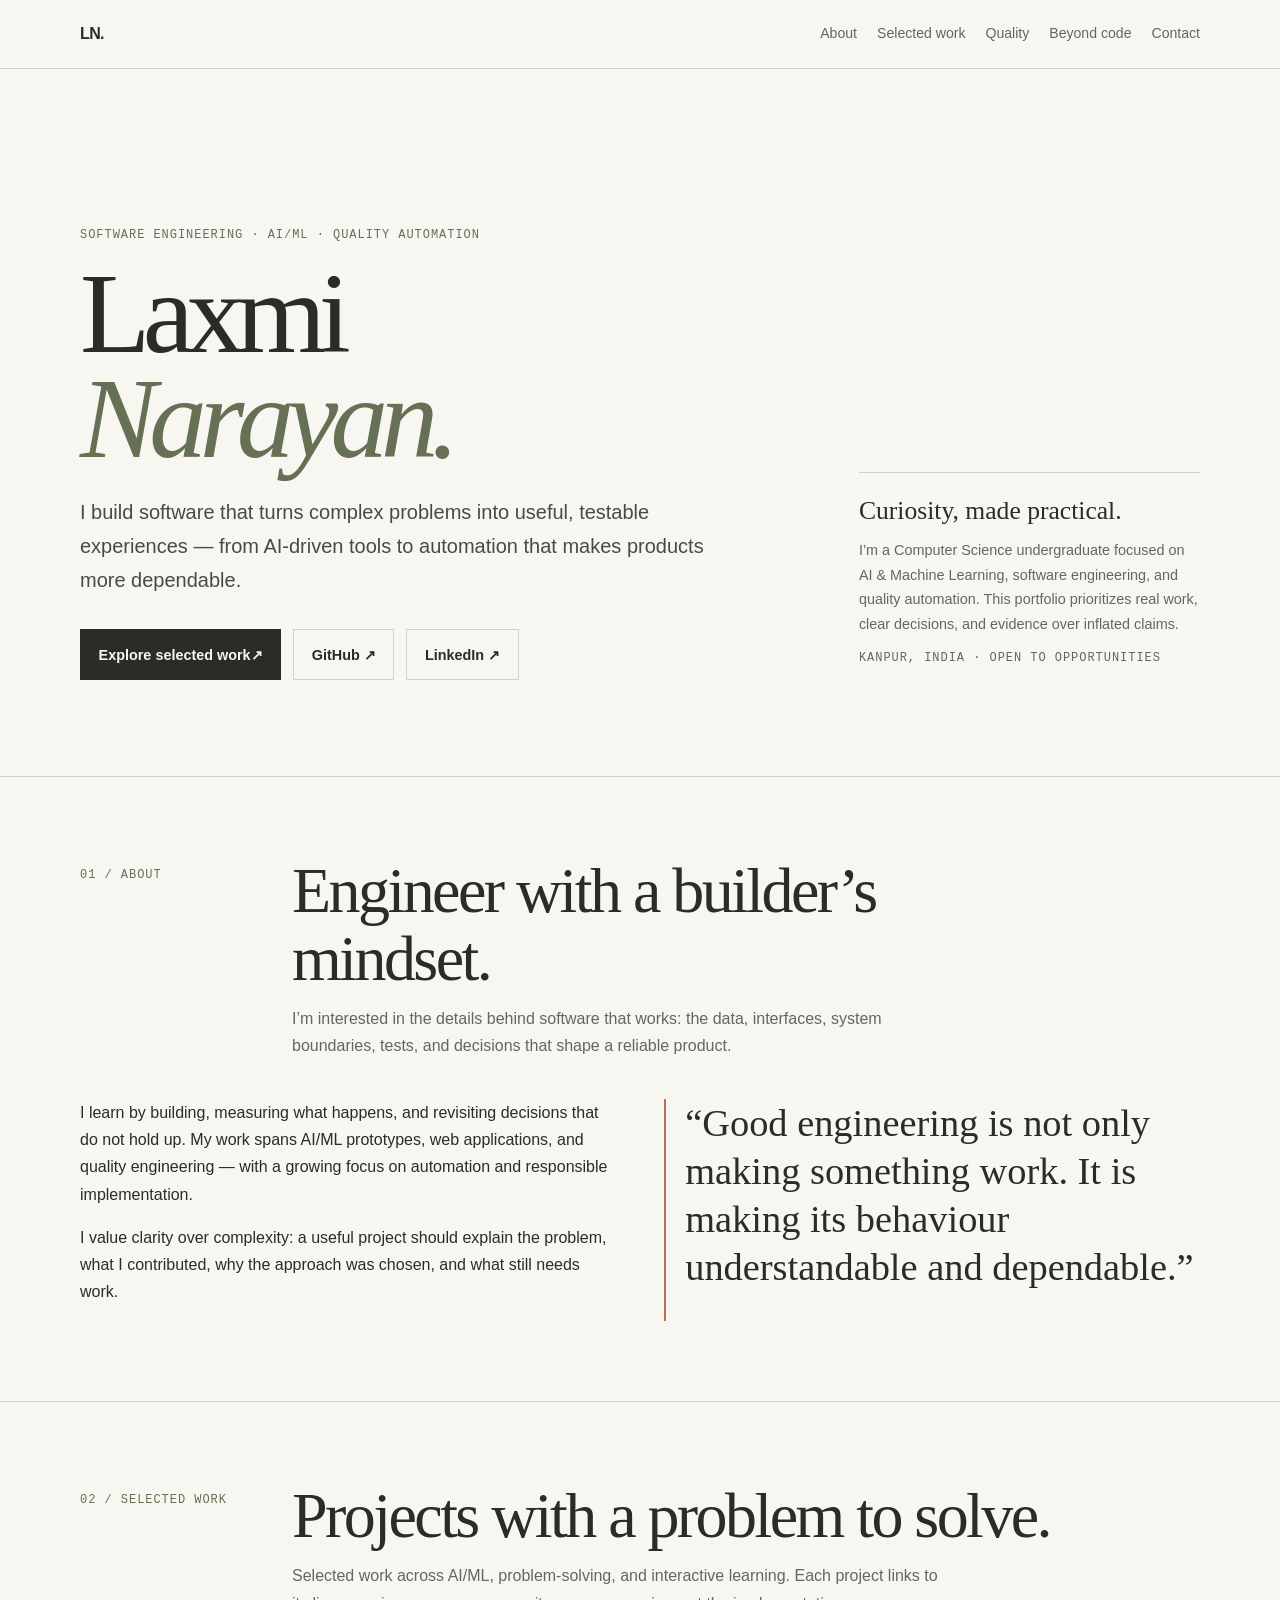
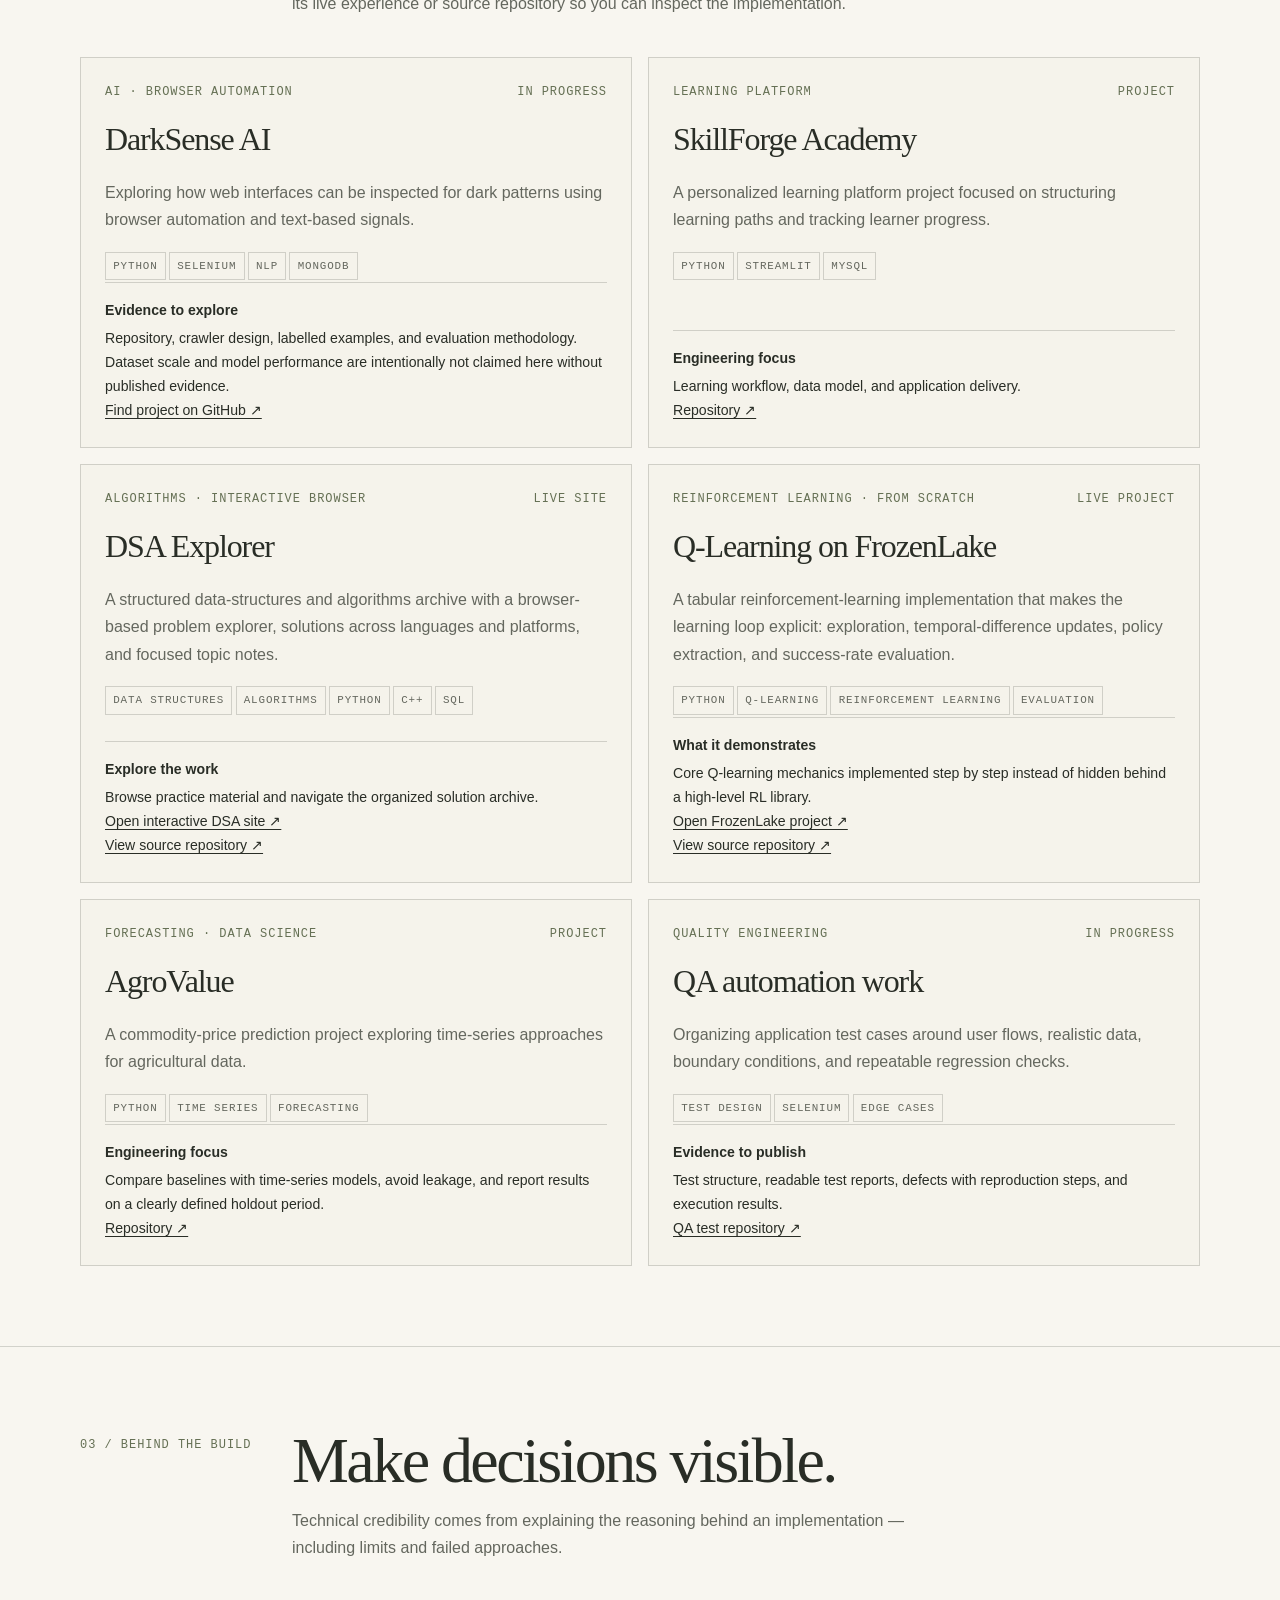
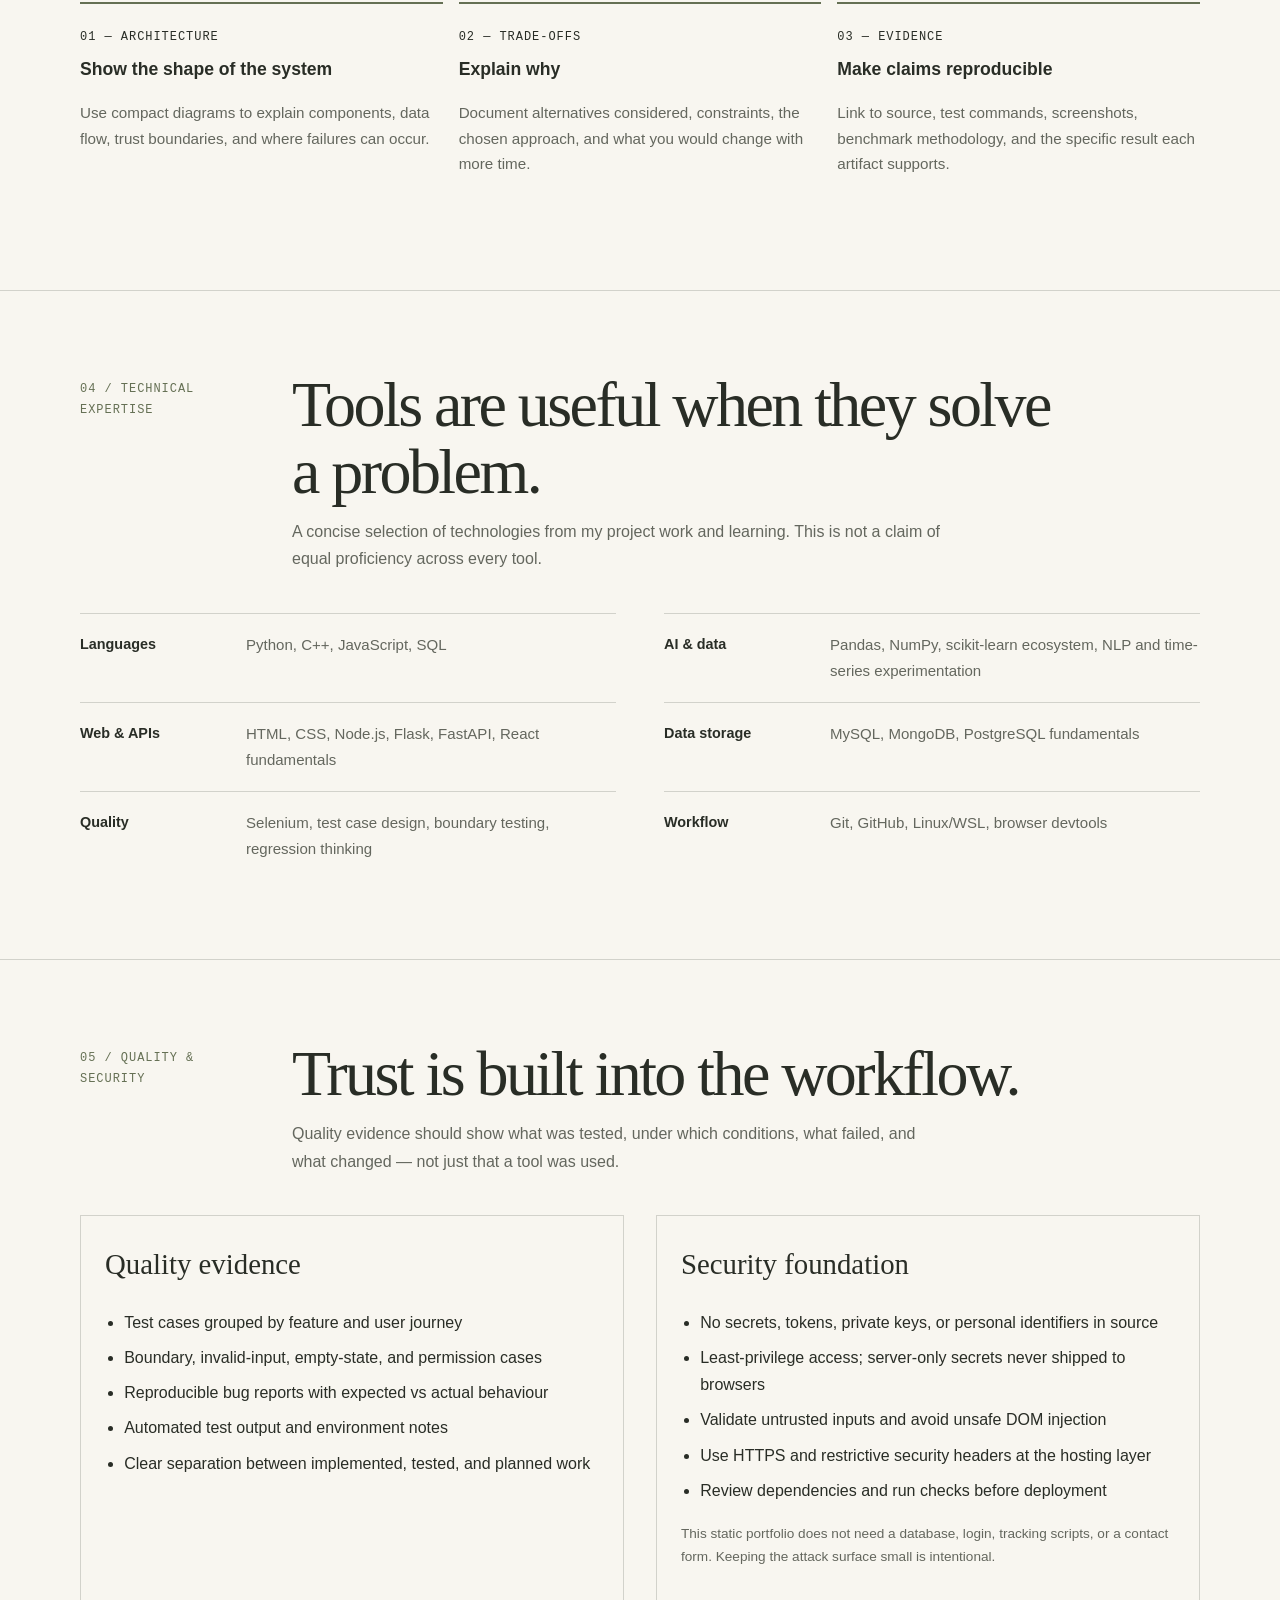
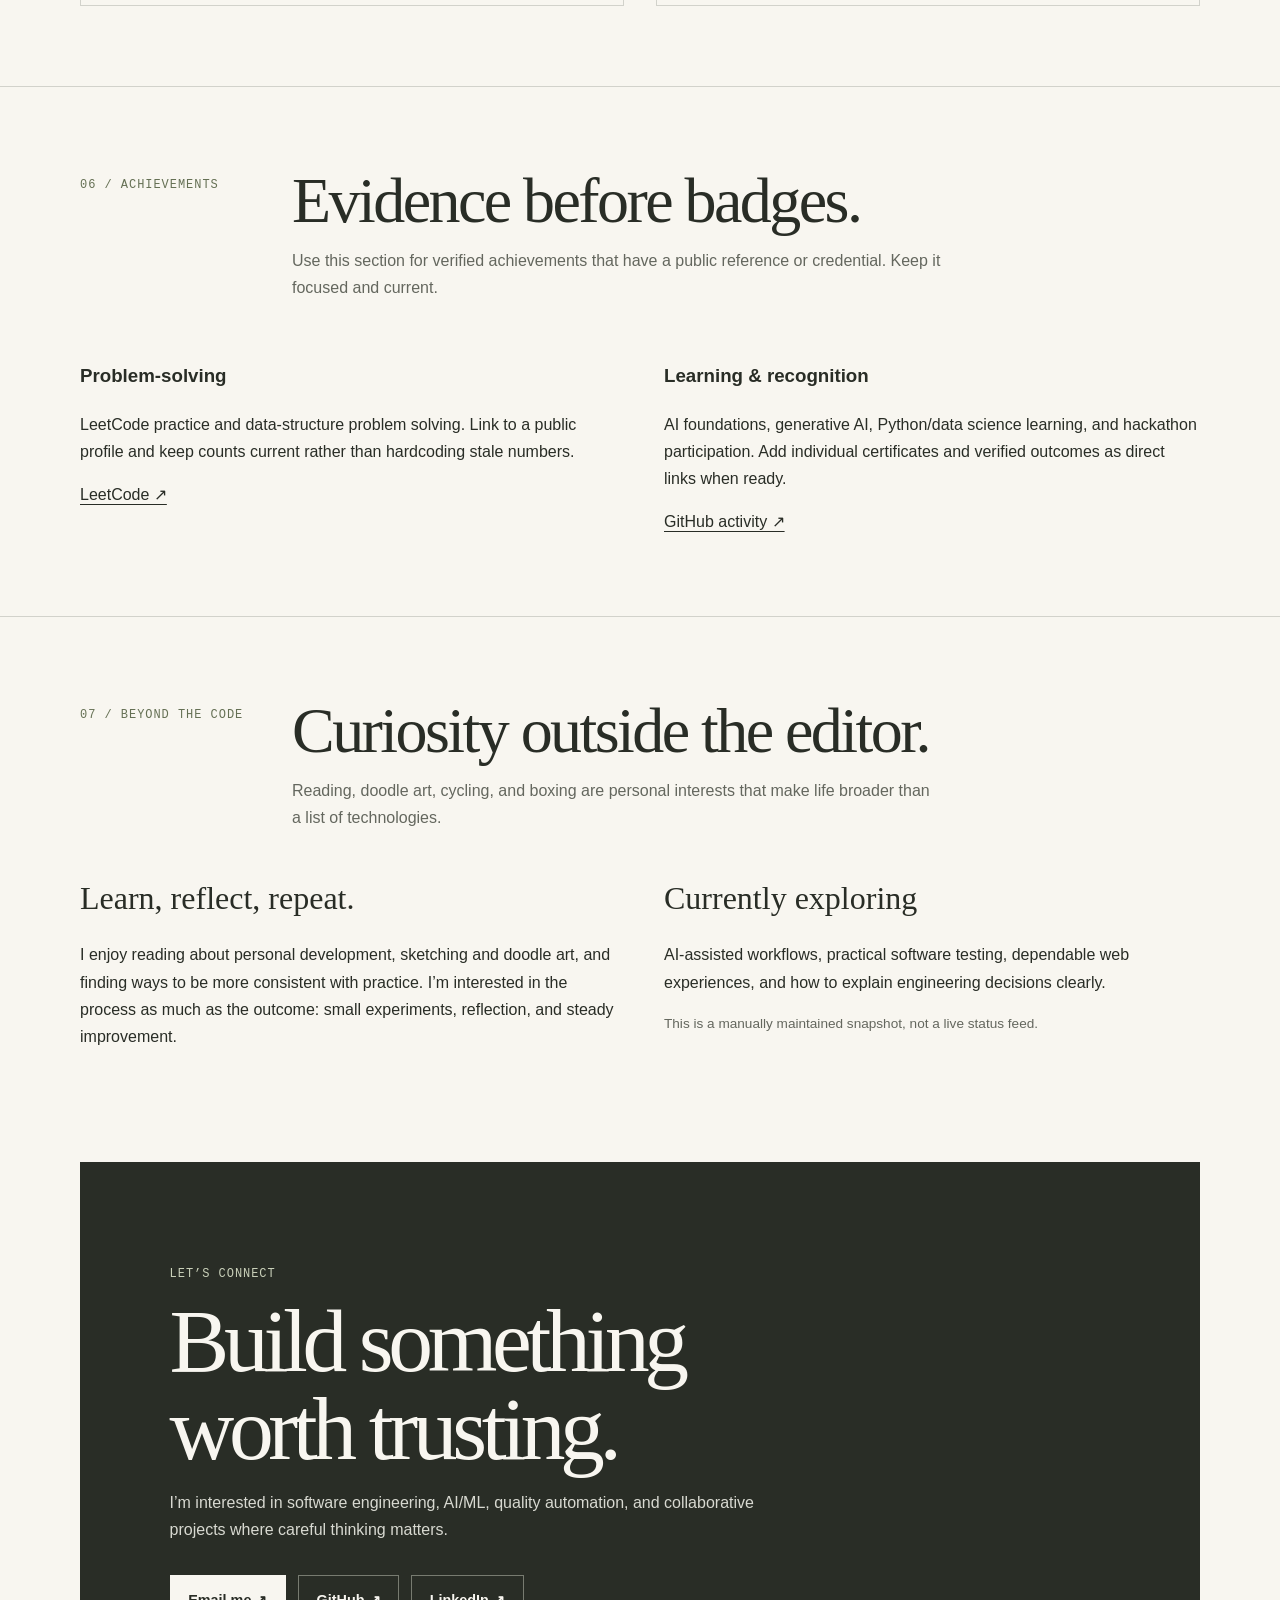
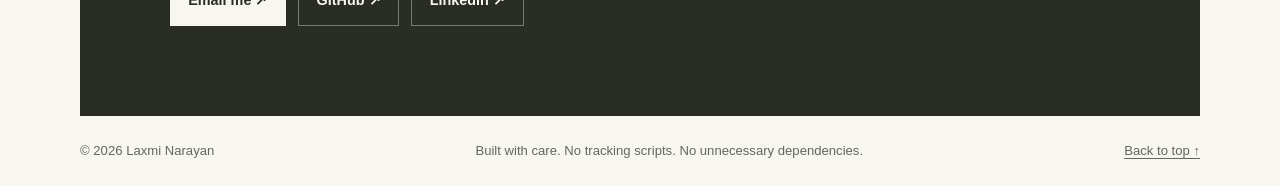
<file: index.html>
<!doctype html>
<html lang="en">
<head>
<meta charset="utf-8">
<meta name="viewport" content="width=device-width, initial-scale=1">
<meta name="theme-color" content="#f8f6f0">
<meta name="description" content="Laxmi Narayan — computer science undergraduate building thoughtful software, AI/ML systems, and quality automation.">
<meta name="referrer" content="strict-origin-when-cross-origin">
<meta http-equiv="Content-Security-Policy" content="default-src 'self'; script-src 'none'; object-src 'none'; base-uri 'none'; form-action 'self'; img-src 'self' data:; style-src 'self' 'unsafe-inline'; font-src 'self'; connect-src 'self'; upgrade-insecure-requests">
<title>Laxmi Narayan — Software, AI & Quality Engineering</title>
<style>
:root{color-scheme:light;--paper:#f8f6f0;--sand:#eae7d9;--ink:#292d26;--muted:#64675e;--olive:#657054;--clay:#b96f50;--line:rgba(41,45,38,.18);--serif:Georgia,"Times New Roman",serif;--sans:Inter,-apple-system,BlinkMacSystemFont,"Segoe UI",sans-serif;--mono:"SFMono-Regular",Consolas,"Liberation Mono",monospace;--max:1120px}
*{box-sizing:border-box}html{scroll-behavior:smooth;scroll-padding-top:5rem;max-width:100%;overflow-x:clip}body{margin:0;max-width:100%;overflow-x:clip;background:var(--paper);color:var(--ink);font-family:var(--sans);font-size:16px;line-height:1.7}a{color:inherit;text-underline-offset:.22em}a:hover{color:var(--olive)}a:focus-visible,summary:focus-visible{outline:3px solid var(--clay);outline-offset:4px}.skip{position:absolute;left:-9999px;top:1rem;background:var(--ink);color:white;padding:.7rem 1rem;z-index:10}.skip:focus{left:1rem}.wrap{width:min(var(--max),calc(100% - 3rem));margin-inline:auto}.topbar{position:sticky;top:0;z-index:5;background:rgba(248,246,240,.96);border-bottom:1px solid var(--line);backdrop-filter:blur(8px)}.nav{display:flex;justify-content:space-between;align-items:center;gap:1.5rem;min-height:68px}.wordmark{text-decoration:none;font-weight:700;letter-spacing:-.04em}.navlinks{display:flex;gap:1.25rem;flex-wrap:wrap;font-size:.88rem}.navlinks a{text-decoration:none;color:var(--muted)}.eyebrow,.meta,.tag,.num{font-family:var(--mono);text-transform:uppercase;letter-spacing:.08em;font-size:.75rem}.eyebrow{color:var(--olive)}.hero{padding:clamp(5rem,12vw,9rem) 0 6rem;display:grid;grid-template-columns:minmax(0,1.5fr) minmax(220px,.7fr);gap:3rem;align-items:end}.hero h1{font-family:var(--serif);font-size:clamp(3.6rem,9vw,7.5rem);line-height:.91;letter-spacing:-.065em;font-weight:400;margin:1rem 0 1.5rem;max-width:850px}.hero h1 em{font-weight:400;color:var(--olive)}.lead{font-size:clamp(1.05rem,2vw,1.25rem);max-width:650px;color:#484b43}.actions{display:flex;gap:.75rem;flex-wrap:wrap;margin-top:2rem}.button{display:inline-flex;align-items:center;justify-content:center;border:1px solid var(--ink);padding:.78rem 1.1rem;text-decoration:none;font-weight:600;font-size:.9rem;min-height:44px}.button.primary{background:var(--ink);color:var(--paper)}.button.primary:hover{background:var(--olive);border-color:var(--olive)}.button.secondary{border-color:var(--line)}.hero-note{border-top:1px solid var(--line);padding-top:1rem;color:var(--muted);font-size:.9rem}.hero-note strong{display:block;color:var(--ink);font-family:var(--serif);font-size:1.6rem;font-weight:400;margin-bottom:.35rem}.section{padding:5rem 0;border-top:1px solid var(--line)}.section-head{display:grid;grid-template-columns:180px 1fr;gap:2rem;margin-bottom:2.5rem}.section-head h2{font-family:var(--serif);font-weight:400;letter-spacing:-.04em;font-size:clamp(2.3rem,5vw,4rem);line-height:1.05;margin:0;max-width:760px}.section-head p{margin:.8rem 0 0;max-width:650px;color:var(--muted)}.num{color:var(--olive);padding-top:.5rem}.about-grid{display:grid;grid-template-columns:1fr 1fr;gap:3rem}.about-grid p{margin-top:0}.pullquote{font-family:var(--serif);font-size:clamp(1.7rem,3vw,2.5rem);line-height:1.25;border-left:2px solid var(--clay);padding-left:1.2rem;margin:0}.cards{display:grid;grid-template-columns:repeat(2,minmax(0,1fr));gap:1rem;min-width:0}.project,.project *{min-width:0;overflow-wrap:anywhere}.project a{word-break:break-word}.project{border:1px solid var(--line);padding:1.5rem;display:flex;flex-direction:column;min-height:290px;background:rgba(234,231,217,.25)}.project-top{display:flex;justify-content:space-between;gap:1rem;align-items:start}.project h3{font-family:var(--serif);font-size:2rem;font-weight:400;letter-spacing:-.035em;margin:.6rem 0}.project p{color:var(--muted);margin:.2rem 0 1rem}.project .proof{margin-top:auto;padding-top:1rem;border-top:1px solid var(--line);font-size:.88rem}.project .proof strong{display:block;color:var(--ink);margin-bottom:.25rem}.tag{display:inline-block;border:1px solid var(--line);padding:.25rem .45rem;margin:.15rem .2rem .15rem 0;color:var(--muted);font-size:.68rem}.status{color:var(--olive);white-space:nowrap}.build-grid{display:grid;grid-template-columns:repeat(3,1fr);gap:1rem}.build-card{border-top:2px solid var(--olive);padding:1.1rem 0}.build-card h3{font-size:1.1rem;margin:.4rem 0}.build-card p{color:var(--muted);font-size:.95rem}.skills{display:grid;grid-template-columns:repeat(2,1fr);gap:0 3rem}.skill-row{display:grid;grid-template-columns:150px 1fr;gap:1rem;padding:1.15rem 0;border-top:1px solid var(--line)}.skill-row h3{font-size:.9rem;margin:0}.skill-row p{margin:0;color:var(--muted);font-size:.94rem}.evidence{display:grid;grid-template-columns:1fr 1fr;gap:2rem}.evidence-block{border:1px solid var(--line);padding:1.5rem}.evidence-block h3{font-family:var(--serif);font-size:1.8rem;font-weight:400;margin:0 0 .7rem}.evidence-block p{color:var(--muted)}.plain-list{padding-left:1.2rem;margin-bottom:0}.plain-list li{padding:.25rem 0}.personal{display:grid;grid-template-columns:1fr 1fr;gap:3rem;align-items:start}.personal h3{font-family:var(--serif);font-size:2rem;font-weight:400;margin:0 0 .5rem}.contact{background:var(--ink);color:var(--paper);padding:clamp(3rem,7vw,6rem);margin-top:1rem}.contact .eyebrow{color:#c9d0b9}.contact h2{font-family:var(--serif);font-weight:400;font-size:clamp(3rem,7vw,6rem);letter-spacing:-.06em;line-height:.98;margin:.8rem 0 1rem}.contact p{color:#d8d9d1;max-width:600px}.contact a{color:var(--paper)}.contact .button{border-color:#777b70}.contact .button.primary{background:var(--paper);color:var(--ink);border-color:var(--paper)}footer{padding:1.5rem 0;display:flex;justify-content:space-between;gap:1rem;color:var(--muted);font-size:.82rem}.small{font-size:.85rem;color:var(--muted)}.rule{border:0;border-top:1px solid var(--line);margin:1.5rem 0}
@media(max-width:760px){.wrap{width:min(100% - 2rem,var(--max))}.nav{align-items:flex-start;padding:.85rem 0;flex-direction:column;gap:.4rem}.navlinks{gap:.85rem}.hero{grid-template-columns:1fr;gap:2rem;padding:5rem 0 4rem}.hero-note{max-width:500px}.section{padding:3.5rem 0}.section-head{grid-template-columns:1fr;gap:.5rem}.about-grid,.cards,.evidence,.personal{grid-template-columns:1fr;gap:1.25rem}.build-grid{grid-template-columns:1fr}.skills{grid-template-columns:1fr}.skill-row{grid-template-columns:120px 1fr}.project{min-height:0}footer{flex-direction:column}}@media(prefers-reduced-motion:reduce){html{scroll-behavior:auto}*,*::before,*::after{animation-duration:.01ms!important;animation-iteration-count:1!important;transition-duration:.01ms!important}}
</style>
</head>
<body>
<a class="skip" href="#main">Skip to content</a>
<header class="topbar"><div class="wrap nav"><a class="wordmark" href="#top" aria-label="Laxmi Narayan home">LN<span aria-hidden="true">.</span></a><nav class="navlinks" aria-label="Main navigation"><a href="#about">About</a><a href="#work">Selected work</a><a href="#quality">Quality</a><a href="#notes">Beyond code</a><a href="#contact">Contact</a></nav></div></header>
<main id="main">
<section class="wrap hero" id="top"><div><p class="eyebrow">Software engineering · AI/ML · Quality automation</p><h1>Laxmi<br><em>Narayan.</em></h1><p class="lead">I build software that turns complex problems into useful, testable experiences — from AI-driven tools to automation that makes products more dependable.</p><div class="actions"><a class="button primary" href="#work">Explore selected work <span aria-hidden="true">↗</span></a><a class="button secondary" href="https://github.com/laxmi-narayan-87" target="_blank" rel="noopener noreferrer">GitHub ↗</a><a class="button secondary" href="https://www.linkedin.com/in/laxmi-narayan-944205289" target="_blank" rel="noopener noreferrer">LinkedIn ↗</a></div></div><aside class="hero-note"><strong>Curiosity, made practical.</strong>I’m a Computer Science undergraduate focused on AI & Machine Learning, software engineering, and quality automation. This portfolio prioritizes real work, clear decisions, and evidence over inflated claims.<p class="meta">Kanpur, India · Open to opportunities</p></aside></section>
<section class="section" id="about"><div class="wrap"><div class="section-head"><div class="num">01 / About</div><div><h2>Engineer with a builder’s mindset.</h2><p>I’m interested in the details behind software that works: the data, interfaces, system boundaries, tests, and decisions that shape a reliable product.</p></div></div><div class="about-grid"><div><p>I learn by building, measuring what happens, and revisiting decisions that do not hold up. My work spans AI/ML prototypes, web applications, and quality engineering — with a growing focus on automation and responsible implementation.</p><p>I value clarity over complexity: a useful project should explain the problem, what I contributed, why the approach was chosen, and what still needs work.</p></div><blockquote class="pullquote">“Good engineering is not only making something work. It is making its behaviour understandable and dependable.”</blockquote></div></div></section>
<section class="section" id="work"><div class="wrap"><div class="section-head"><div class="num">02 / Selected work</div><div><h2>Projects with a problem to solve.</h2><p>Selected work across AI/ML, problem-solving, and interactive learning. Each project links to its live experience or source repository so you can inspect the implementation.</p></div></div><div class="cards">
<article class="project"><div class="project-top"><span class="eyebrow">AI · Browser automation</span><span class="meta status">In progress</span></div><h3>DarkSense AI</h3><p>Exploring how web interfaces can be inspected for dark patterns using browser automation and text-based signals.</p><div><span class="tag">Python</span><span class="tag">Selenium</span><span class="tag">NLP</span><span class="tag">MongoDB</span></div><div class="proof"><strong>Evidence to explore</strong>Repository, crawler design, labelled examples, and evaluation methodology. Dataset scale and model performance are intentionally not claimed here without published evidence.<br><a href="https://github.com/laxmi-narayan-87" target="_blank" rel="noopener noreferrer">Find project on GitHub ↗</a></div></article>
<article class="project"><div class="project-top"><span class="eyebrow">Learning platform</span><span class="meta status">Project</span></div><h3>SkillForge Academy</h3><p>A personalized learning platform project focused on structuring learning paths and tracking learner progress.</p><div><span class="tag">Python</span><span class="tag">Streamlit</span><span class="tag">MySQL</span></div><div class="proof"><strong>Engineering focus</strong>Learning workflow, data model, and application delivery.<br><a href="https://github.com/laxmi-narayan-87/skillforge-academy-" target="_blank" rel="noopener noreferrer">Repository ↗</a></div></article>
<article class="project"><div class="project-top"><span class="eyebrow">Algorithms · Interactive browser</span><span class="meta status">Live site</span></div><h3>DSA Explorer</h3><p>A structured data-structures and algorithms archive with a browser-based problem explorer, solutions across languages and platforms, and focused topic notes.</p><div><span class="tag">Data structures</span><span class="tag">Algorithms</span><span class="tag">Python</span><span class="tag">C++</span><span class="tag">SQL</span></div><div class="proof"><strong>Explore the work</strong>Browse practice material and navigate the organized solution archive.<br><a href="https://laxmi-narayan-87.github.io/DSA/" target="_blank" rel="noopener noreferrer">Open interactive DSA site ↗</a><br><a href="https://github.com/laxmi-narayan-87/DSA" target="_blank" rel="noopener noreferrer">View source repository ↗</a></div></article>
<article class="project"><div class="project-top"><span class="eyebrow">Reinforcement learning · From scratch</span><span class="meta status">Live project</span></div><h3>Q-Learning on FrozenLake</h3><p>A tabular reinforcement-learning implementation that makes the learning loop explicit: exploration, temporal-difference updates, policy extraction, and success-rate evaluation.</p><div><span class="tag">Python</span><span class="tag">Q-learning</span><span class="tag">Reinforcement learning</span><span class="tag">Evaluation</span></div><div class="proof"><strong>What it demonstrates</strong>Core Q-learning mechanics implemented step by step instead of hidden behind a high-level RL library.<br><a href="https://laxmi-narayan-87.github.io/q-learning-on-frozenlake-from-scratch/" target="_blank" rel="noopener noreferrer">Open FrozenLake project ↗</a><br><a href="https://github.com/laxmi-narayan-87/q-learning-on-frozenlake-from-scratch" target="_blank" rel="noopener noreferrer">View source repository ↗</a></div></article>
<article class="project"><div class="project-top"><span class="eyebrow">Forecasting · Data science</span><span class="meta status">Project</span></div><h3>AgroValue</h3><p>A commodity-price prediction project exploring time-series approaches for agricultural data.</p><div><span class="tag">Python</span><span class="tag">Time series</span><span class="tag">Forecasting</span></div><div class="proof"><strong>Engineering focus</strong>Compare baselines with time-series models, avoid leakage, and report results on a clearly defined holdout period.<br><a href="https://github.com/laxmi-narayan-87/AgroValue" target="_blank" rel="noopener noreferrer">Repository ↗</a></div></article>
<article class="project"><div class="project-top"><span class="eyebrow">Quality engineering</span><span class="meta status">In progress</span></div><h3>QA automation work</h3><p>Organizing application test cases around user flows, realistic data, boundary conditions, and repeatable regression checks.</p><div><span class="tag">Test design</span><span class="tag">Selenium</span><span class="tag">Edge cases</span></div><div class="proof"><strong>Evidence to publish</strong>Test structure, readable test reports, defects with reproduction steps, and execution results.<br><a href="https://github.com/laxmi-narayan-87/ablespace-qa-testing" target="_blank" rel="noopener noreferrer">QA test repository ↗</a></div></article>
</div></div></section>
<section class="section" id="build"><div class="wrap"><div class="section-head"><div class="num">03 / Behind the build</div><div><h2>Make decisions visible.</h2><p>Technical credibility comes from explaining the reasoning behind an implementation — including limits and failed approaches.</p></div></div><div class="build-grid"><article class="build-card"><span class="meta">01 — Architecture</span><h3>Show the shape of the system</h3><p>Use compact diagrams to explain components, data flow, trust boundaries, and where failures can occur.</p></article><article class="build-card"><span class="meta">02 — Trade-offs</span><h3>Explain why</h3><p>Document alternatives considered, constraints, the chosen approach, and what you would change with more time.</p></article><article class="build-card"><span class="meta">03 — Evidence</span><h3>Make claims reproducible</h3><p>Link to source, test commands, screenshots, benchmark methodology, and the specific result each artifact supports.</p></article></div></div></section>
<section class="section" id="skills"><div class="wrap"><div class="section-head"><div class="num">04 / Technical expertise</div><div><h2>Tools are useful when they solve a problem.</h2><p>A concise selection of technologies from my project work and learning. This is not a claim of equal proficiency across every tool.</p></div></div><div class="skills"><div class="skill-row"><h3>Languages</h3><p>Python, C++, JavaScript, SQL</p></div><div class="skill-row"><h3>AI & data</h3><p>Pandas, NumPy, scikit-learn ecosystem, NLP and time-series experimentation</p></div><div class="skill-row"><h3>Web & APIs</h3><p>HTML, CSS, Node.js, Flask, FastAPI, React fundamentals</p></div><div class="skill-row"><h3>Data storage</h3><p>MySQL, MongoDB, PostgreSQL fundamentals</p></div><div class="skill-row"><h3>Quality</h3><p>Selenium, test case design, boundary testing, regression thinking</p></div><div class="skill-row"><h3>Workflow</h3><p>Git, GitHub, Linux/WSL, browser devtools</p></div></div></div></section>
<section class="section" id="quality"><div class="wrap"><div class="section-head"><div class="num">05 / Quality & security</div><div><h2>Trust is built into the workflow.</h2><p>Quality evidence should show what was tested, under which conditions, what failed, and what changed — not just that a tool was used.</p></div></div><div class="evidence"><article class="evidence-block"><h3>Quality evidence</h3><ul class="plain-list"><li>Test cases grouped by feature and user journey</li><li>Boundary, invalid-input, empty-state, and permission cases</li><li>Reproducible bug reports with expected vs actual behaviour</li><li>Automated test output and environment notes</li><li>Clear separation between implemented, tested, and planned work</li></ul></article><article class="evidence-block"><h3>Security foundation</h3><ul class="plain-list"><li>No secrets, tokens, private keys, or personal identifiers in source</li><li>Least-privilege access; server-only secrets never shipped to browsers</li><li>Validate untrusted inputs and avoid unsafe DOM injection</li><li>Use HTTPS and restrictive security headers at the hosting layer</li><li>Review dependencies and run checks before deployment</li></ul><p class="small">This static portfolio does not need a database, login, tracking scripts, or a contact form. Keeping the attack surface small is intentional.</p></article></div></div></section>
<section class="section" id="achievements"><div class="wrap"><div class="section-head"><div class="num">06 / Achievements</div><div><h2>Evidence before badges.</h2><p>Use this section for verified achievements that have a public reference or credential. Keep it focused and current.</p></div></div><div class="about-grid"><div><h3>Problem-solving</h3><p>LeetCode practice and data-structure problem solving. Link to a public profile and keep counts current rather than hardcoding stale numbers.</p><a href="https://leetcode.com/" target="_blank" rel="noopener noreferrer">LeetCode ↗</a></div><div><h3>Learning & recognition</h3><p>AI foundations, generative AI, Python/data science learning, and hackathon participation. Add individual certificates and verified outcomes as direct links when ready.</p><a href="https://github.com/laxmi-narayan-87" target="_blank" rel="noopener noreferrer">GitHub activity ↗</a></div></div></div></section>
<section class="section" id="notes"><div class="wrap"><div class="section-head"><div class="num">07 / Beyond the code</div><div><h2>Curiosity outside the editor.</h2><p>Reading, doodle art, cycling, and boxing are personal interests that make life broader than a list of technologies.</p></div></div><div class="personal"><div><h3>Learn, reflect, repeat.</h3><p>I enjoy reading about personal development, sketching and doodle art, and finding ways to be more consistent with practice. I’m interested in the process as much as the outcome: small experiments, reflection, and steady improvement.</p></div><div><h3>Currently exploring</h3><p>AI-assisted workflows, practical software testing, dependable web experiences, and how to explain engineering decisions clearly.</p><p class="small">This is a manually maintained snapshot, not a live status feed.</p></div></div></div></section>
<section class="wrap contact" id="contact"><p class="eyebrow">Let’s connect</p><h2>Build something<br>worth trusting.</h2><p>I’m interested in software engineering, AI/ML, quality automation, and collaborative projects where careful thinking matters.</p><div class="actions"><a class="button primary" href="mailto:laxminarayan955459@gmail.com">Email me ↗</a><a class="button" href="https://github.com/laxmi-narayan-87" target="_blank" rel="noopener noreferrer">GitHub ↗</a><a class="button" href="https://www.linkedin.com/in/laxmi-narayan-944205289" target="_blank" rel="noopener noreferrer">LinkedIn ↗</a></div></section>
</main>
<footer class="wrap"><span>© <span>2026</span> Laxmi Narayan</span><span>Built with care. No tracking scripts. No unnecessary dependencies.</span><a href="#top">Back to top ↑</a></footer>
</body>
</html>
</file>
